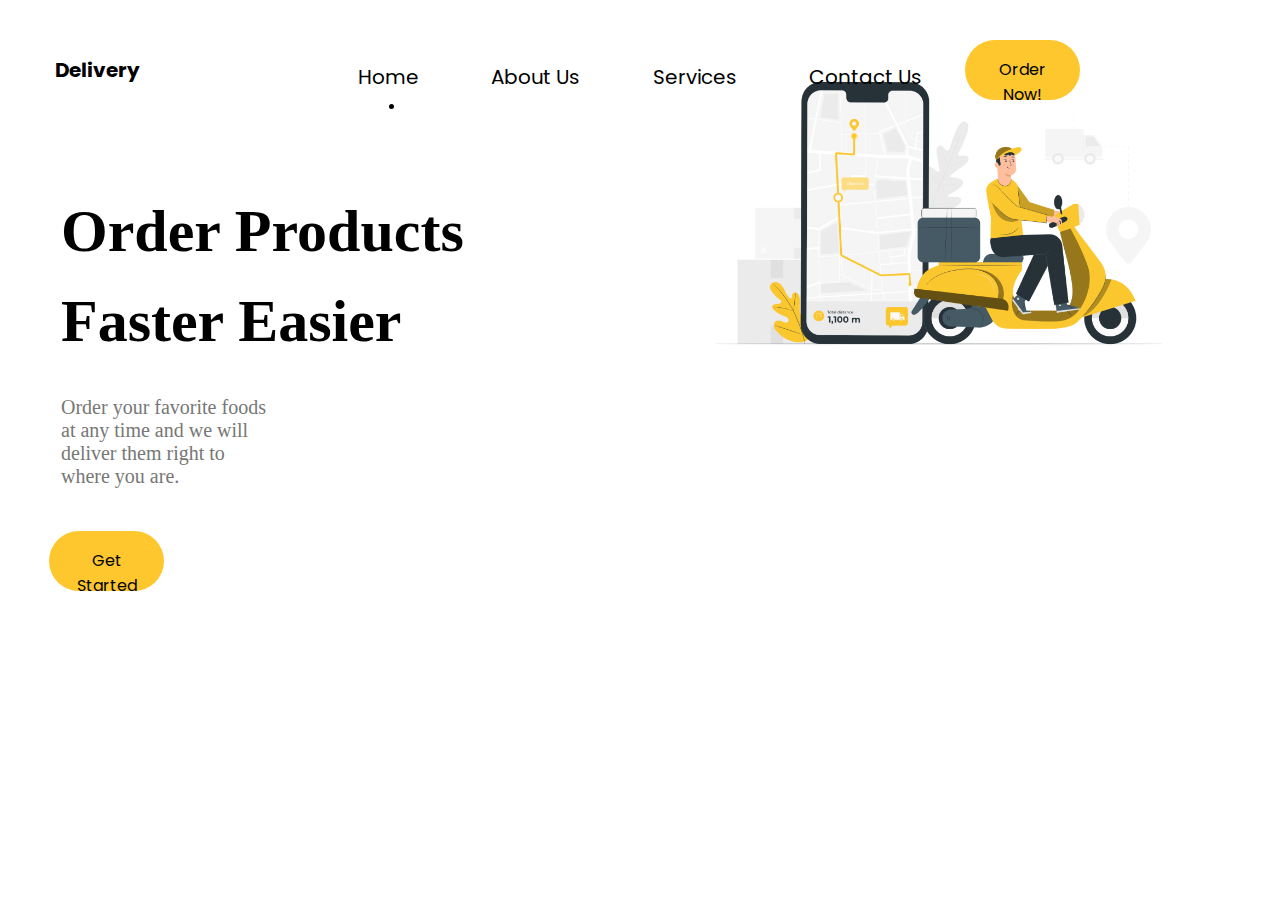
<file: 160-7/index.html>
<!DOCTYPE html>
<html lang="en">

<head>
    <meta charset="UTF-8">
    <meta http-equiv="X-UA-Compatible" content="IE=edge">
    <meta name="viewport" content="width=device-width, initial-scale=1.0">
    <link rel="stylesheet" href="style/style.css">
    <link rel="preconnect" href="https://fonts.googleapis.com">
    <link rel="preconnect" href="https://fonts.gstatic.com" crossorigin>
    <link href="https://fonts.googleapis.com/css2?family=Poppins:wght@600&display=swap" rel="stylesheet">
    <title>index</title>
</head>
<body>
    <header>
        <h1>Delivery</h1>
        <nav>
            <ul class=" flex">
                <li><a href="#" class="active">Home</a></li>
                <li><a href="about.html">About Us</a></li>
                <li><a href="services.html">Services</a></li>
                <li><a href="#">Contact Us</a></li>
            </ul>
            <div class="switch"> <img src="img/switch.png" alt="img"></div>
        </nav>
        <p class="Order">Order Now!</p>
    </header>
    <main>
        <div class="texti">
            <h2>Order Products</h2>
            <h2>Faster Easier</h2>
            <div class="one">
                <p>Order your favorite foods at any time and we will deliver them right to where you are.</p>
            </div>
            <p class="started">Get Started</p>
        </div>
        <div class="surati">
            <img src="img/image.png" alt="image">
        </div>
        </div>
    </main>
    <footer></footer>
</body>

</html>
</file>
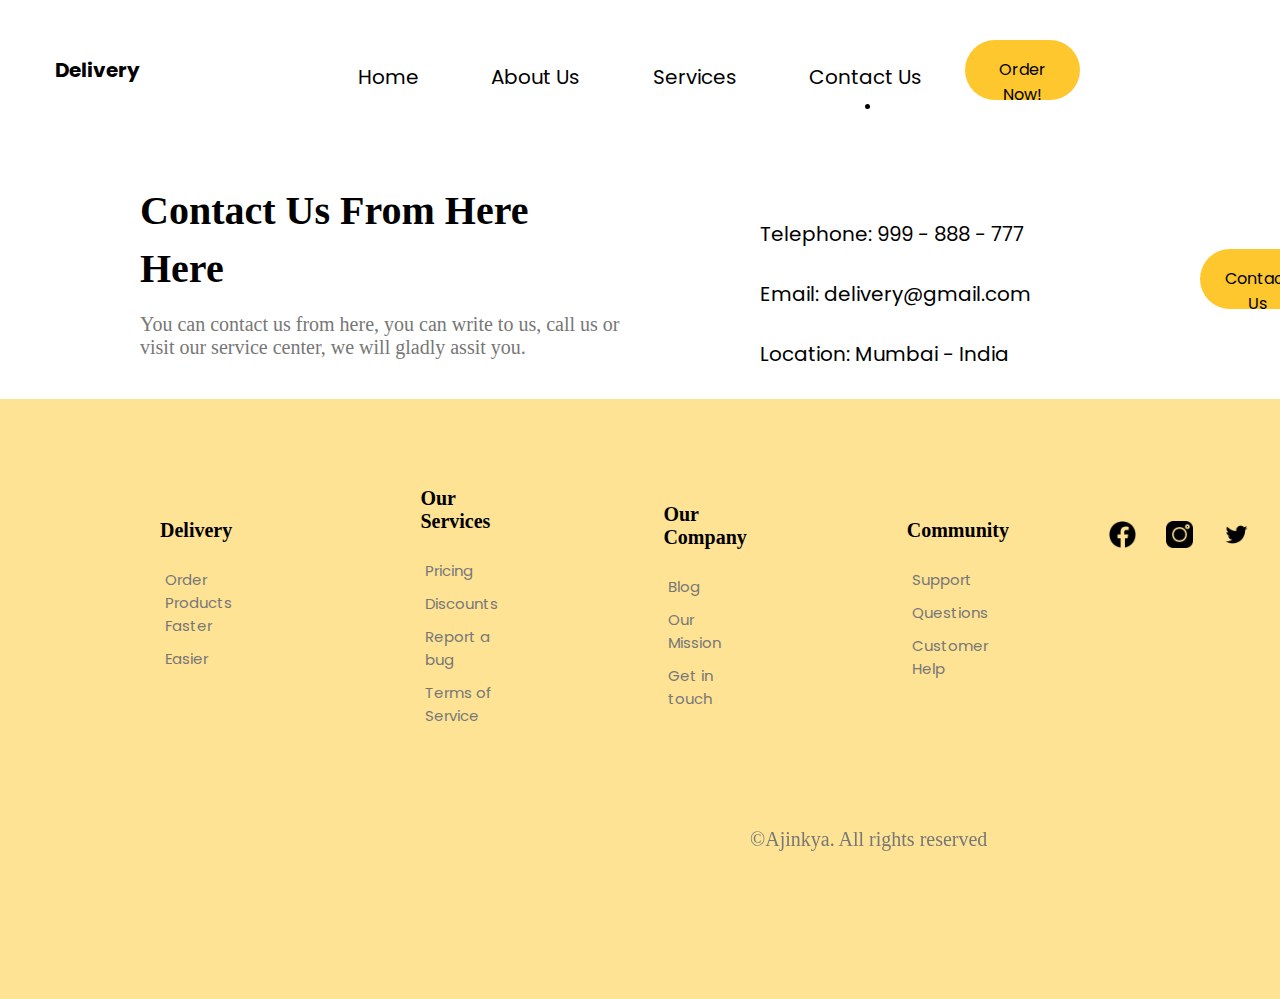
<file: 160-7/contact.html>
<!DOCTYPE html>
<html lang="en">

<head>
    <meta charset="UTF-8">
    <meta http-equiv="X-UA-Compatible" content="IE=edge">
    <meta name="viewport" content="width=device-width, initial-scale=1.0">
    <link rel="stylesheet" href="style/style.css">
    <link rel="preconnect" href="https://fonts.googleapis.com">
    <link rel="preconnect" href="https://fonts.gstatic.com" crossorigin>
    <link href="https://fonts.googleapis.com/css2?family=Poppins:wght@600&display=swap" rel="stylesheet">
    <title>Services</title>
</head>

<body>
    <header>
        <h1>Delivery</h1>
        <nav>
            <ul class="flex">
                <li><a href="index.html">Home</a></li>
                <li><a href="about.html">About Us</a></li>
                <li><a href="services.html">Services</a></li>
                <li><a href="#" class="active">Contact Us</a></li>
            </ul>
            <div class="switch"> <img src="img/switch.png" alt="img"></div>
        </nav>
        <p class="Order">Order Now!</p>
    </header>
    <main>
        <div class="contact">
            <h2>Contact Us From Here</h2>
            <h2>Here</h2>
            <p class="content1">You can contact us from here, you can write to us, call us or visit our service center, we will gladly
                assit you.</p>
            <div class="tel">
                <p>Telephone: 999 - 888 - 777</p>
                <p> Email: delivery@gmail.com</p>
                <p>Location: Mumbai - India</p>
            </div>
            <p class="contactus">Contact Us</p>
        </div>
    </main>
    <footer class="footer">
        <div class="page4 flex">
            <div>
             <h2>Delivery</h2>
             <p>Order Products Faster </p>
             <p>Easier</p>
            </div>
            <div>
             <h2>Our Services</h2>
             <p>Pricing</p>
             <p>Discounts</p>
             <p>Report a bug</p>
             <p>Terms of Service</p>
            </div>
            <div>
             <h2>Our Company</h2>
             <p>Blog</p>
             <p>Our Mission</p>
             <p>Get in touch</p>
            </div>
            <div>
             <h2>Community</h2>
             <p>Support</p>
             <p>Questions</p>
             <p>Customer Help</p>
            </div>
            <div class="sm flex">
                <img src="img/facebook.png" alt="#">
                <img src="img/instagram.png" alt="#">
                <img src="img/twitter.png" alt="#">
            </div>
            <div class="bolo1"><p<span>&#169;</span>Ajinkya. All rights reserved</p>
            </div>
    </footer>
</body>

</html>
</file>
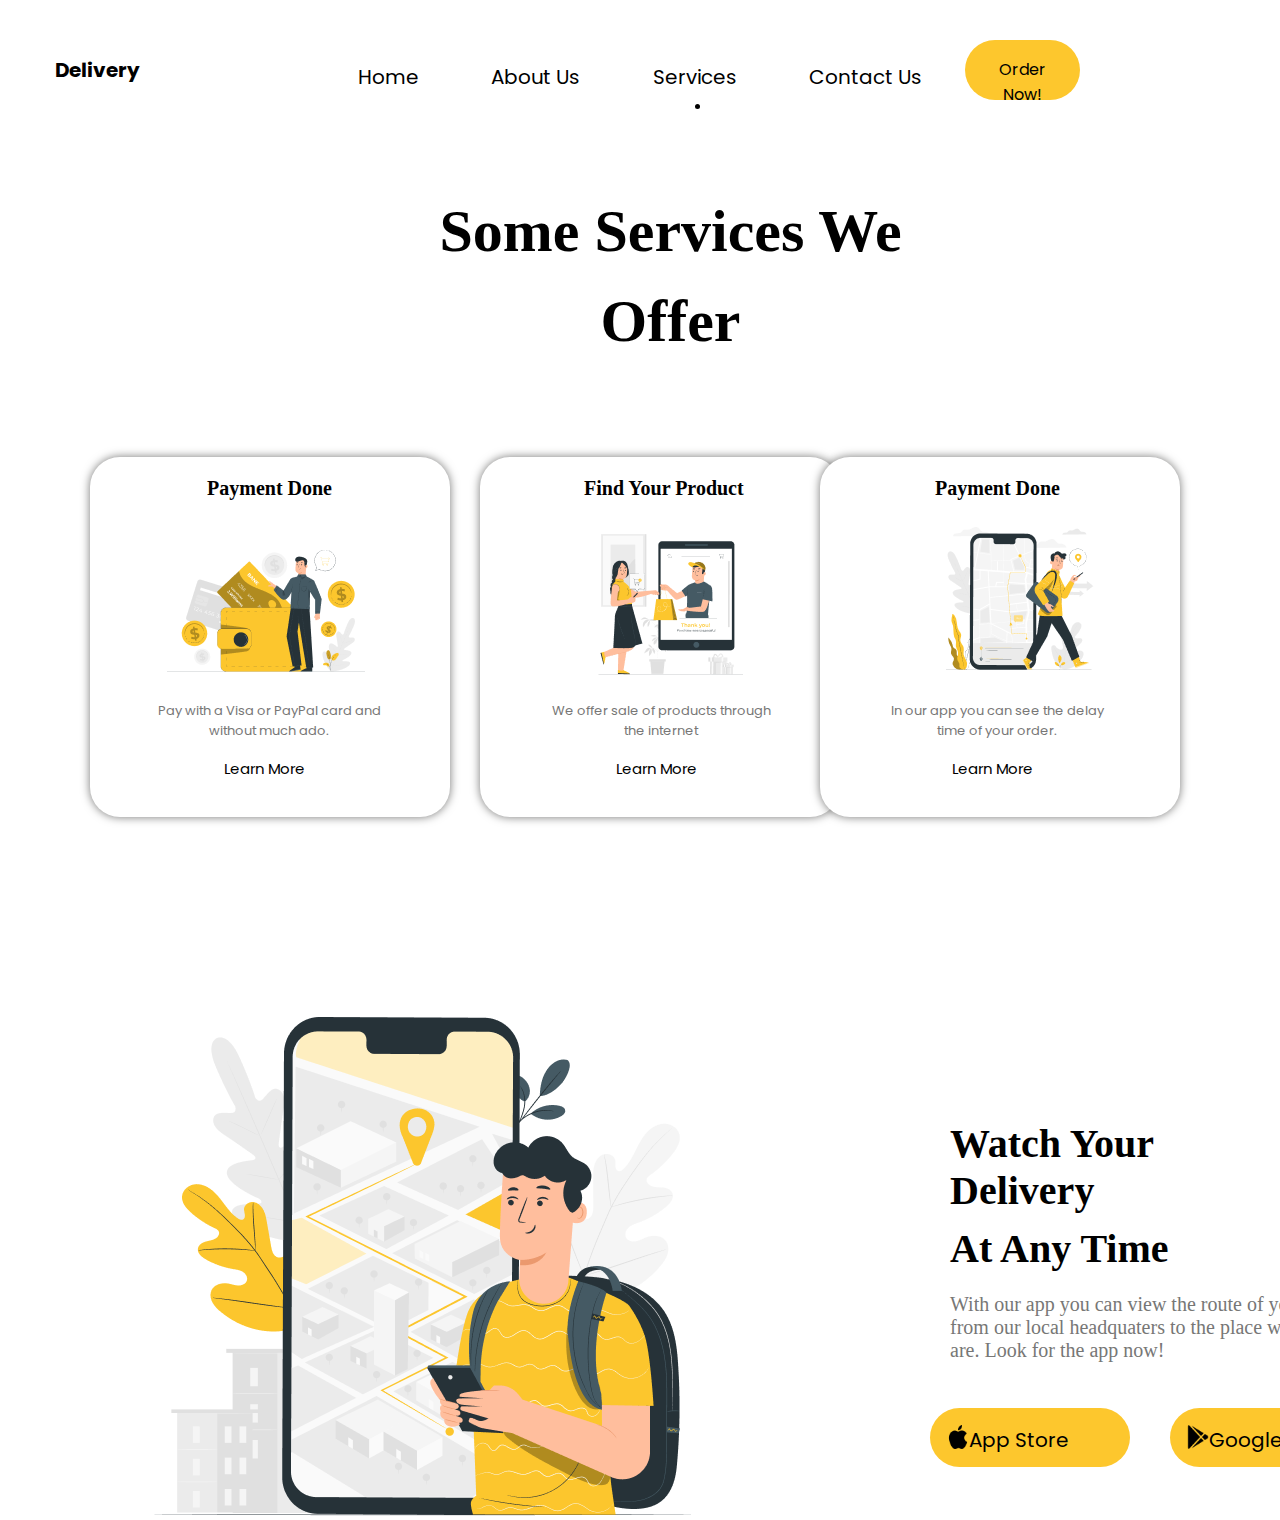
<file: 160-7/services.html>
<!DOCTYPE html>
<html lang="en">

<head>
    <meta charset="UTF-8">
    <meta http-equiv="X-UA-Compatible" content="IE=edge">
    <meta name="viewport" content="width=device-width, initial-scale=1.0">
    <link rel="stylesheet" href="style/style.css">
    <link rel="preconnect" href="https://fonts.googleapis.com">
    <link rel="preconnect" href="https://fonts.gstatic.com" crossorigin>
    <link href="https://fonts.googleapis.com/css2?family=Poppins:wght@600&display=swap" rel="stylesheet">
    <title>Services</title>
</head>

<body>
    <header>
        <h1>Delivery</h1>
        <nav>
            <ul class="flex">
                <li><a href="index.html">Home</a></li>
                <li><a href="about.html">About Us</a></li>
                <li><a href="#" class="active">Services</a></li>
                <li><a href="contact.html">Contact Us</a></li>
            </ul>
            <div class="switch"> <img src="img/switch.png" alt="img"></div>
        </nav>
        <p class="Order">Order Now!</p>
    </header>
    <main>
        <div class="services3">
            <h2 class="services1">
                Some Services We</h2>
            <h2 class="services2">Offer</h2>
        </div>
        <div class="flex">
            <div class="box">
                <article class="pirveli">
                    <div class="pfp">
                        <img src="img/Img4.png" alt="#">
                    </div>
                    <h2>Payment Done</h2>
                    <p>Pay with a Visa or PayPal card and without much ado.</p>
                    <p class="learn">Learn More</p>
                </article>
            </div>
            <div class="box2">
                <article class="meore">
                    <div class="pfp1"><img src="img/Img5.png" alt="#"></div>
                    <h2>Find Your Product</h2>
                    <p>We offer sale of products through the internet</p>
                    <p class="learn">Learn More</p>
                </article>
            </div>
            <div class="box3">
                <article class="mesame">
                    <div class="pfp2"><img src="img/Img6.png" alt="#"></div>
                    <h2>Payment Done</h2>
                    <p>In our app you can see the delay time of your order.</p>
                    <p class="learn">Learn More</p>
                </article>
            </div>
        </div>
        <div class="service4">
            <div class="surati4">
                <img src="img/Img7.png" alt="#">
                <div class="text4">
                    <h2 class="watch">Watch Your Delivery</h2>
                    <h2 class="time">At Any Time</h2>
                    <p>With our app you can view the route of your order, from our local headquaters to the place where
                        you
                        are. Look for the app now!</p>
                    <div class="flex">
                        <p class="apple"><img src="img/apple.png" alt="apple">App Store</p>
                        <p class="google"><img src="img/google-play.png" alt="google">Google Play</p>
                    </div>
                </div>
            </div>
        </div>
    </main>
    <footer></footer>
</body>

</html>
</file>
<file: 160-7/style/style.css>
*{
    margin: 0;
    padding: 0;
    list-style-type: none;
    text-decoration: none;
    box-sizing: border-box;
}
@font-face {
    font-family: Poppins-Regular;
    src: url(../font/Poppins-Regular.ttf);
}
.flex{
    display: flex;
    justify-content: space-between;
    align-items: center;
}
.switch img{
    font-family: 'Poppins', sans-serif;
    width: 34px;
    height: 34px;
    margin-left: 1290px;
    margin-top: -84px;
    position: fixed;
}
body{
    background-color: white;
}
header{
    padding: 55px;
    font-family: 'Poppins', sans-serif;
}
h1{
    margin-right: 75px;
    font-size: 20px;
}
ul{
    width: 600px;
    margin: 50px auto;
    font-size: 20px;
    margin-top: -53px;
}
header li{
    margin-top: 30px;
}
header ul a{
    padding: 18px;
    color: rgba(0, 0, 0, 1);
    position: relative;
}
header ul a.active::before{
    content: "";
    width: 5px;
    height: 5px;
    border-radius: 50%;
    position: absolute;
    bottom: 0;
    background-color: black;
    left:50%;
    margin-right: -2.5px;
}
.Order{
    font-family: 'Poppins', sans-serif;
    width: 9%;
    height: 60px;
    padding: 17px;
    border-radius: 61px;
    background-color: #FDC72D;
    text-align: center;
    position: absolute;
    top: 40px;
    right: 200px;
}
h2{
    font-size: 60px;
    padding-bottom: 20px;
    margin-left: 61px;
    margin-bottom: 1px;
}
.orderi{
    border-bottom: 80px;
}
.one{
    color: #777776;
   width: 380%;
   height: 80px;
}
.one{
    width: 17%;
    height: 85px;
    margin-left: 61px;
    font-size: 20px;
    margin-top: 20px;
}
.started{
    font-family: 'Poppins', sans-serif;
    width: 9%;
    height: 60px;
    padding: 17px;
    border-radius: 61px;
    background-color: #FDC72D;
    text-align: center;
    position: absolute;
    margin-left: 49px;
    margin-top: 50px;
}
.surati{
    overflow: hidden;
    margin: 50px;
    position: static;
    margin-left: 700px;
    margin-top: -470px;
}
.surati img{
    width: 90%;
}
.about{
    display: flex;
    position: absolute;
}
.text2{
    margin-left: 1100px;
    margin-top: 100px;
}
.t1{
    font-size: 40px;
}
.t2{
    font-size: 40px;
}
.text2 p{
    width: 424px;
    height: 105px;
    font-size: 20px;
    margin-left: 60px;
    margin-top: 30px;
    color: #777776;
}
.surati2{
    width: 50px;
}
.surati2 img{
    margin-left: 280px;
    width: 850px;
}
.about2{
    position: absolute;
    
}
.txt1{
    margin-top: 900px;
    font-size: 40px;
    margin-left: 255px;
}
.txt2{
    font-size: 40px;
    margin-left: 260px;
}
.text3{
    width: 428px;
    font-size: 20px;
    margin-left: 253px;
    color: #777776;
}
.surati3 img{
    width: 900px;
    margin-left: 700px;
    margin-top: -330px;
}
.services1{
    text-align: center;
}
.services2{
    text-align: center;
}
main .satauri{
    text-align: center;
    font-size: 40px;
}
article{
    display: flex;
}
article h2{
    text-align: center;
    font-size: 20px;
    margin-top: 20px;
    margin-left: -160px;
}
article p{
    font-family: 'Poppins', sans-serif;
    width: 235px;
    margin-top: 244px;
    margin-left: -180px;
    font-size: 13px;
    color: #777776;
}
.learn{
    margin-top: 300px;
    margin-left: -240px;
    font-size: 15px;
    color: black;
}
.box{
    width: 360px;
    height: 360px;
    border-radius: 30px;
    background-color: #FFFFFF;
    box-shadow: 0 0 10px #777776;
    margin-top: 80px;
    margin-left: 90px;
    text-align: center;
}
.pfp{
    margin-top: 93px;
    margin-left: 75px;
    text-align: center;
}
.box{
    display: flex;
}
.box2{
    width: 360px;
    height: 360px;
    border-radius: 30px;
    background-color: #FFFFFF;
    box-shadow: 0 0 10px #777776;
    margin-top: 80px;
    margin-right: -50px;
    text-align: center;
}
.meore{
    margin-left: 118px;
}
.meore h2{
    margin-right: -20px;
    text-align: center;
}
.meore .pfp1{
    margin-top: 70px;
}
.box3{
    width: 360px;
    height: 360px;
    border-radius: 30px;
    background-color: #FFFFFF;
    box-shadow: 0 0 10px #777776;
    margin-top: 80px;
    margin-right: 100px;
    text-align: center;
}
.mesame{
    margin-left: 123px;
}
.mesame .pfp2{
    margin-top: 70px;
}

.surati4{
    margin-top: 200px;
    margin-left: 150px;
}
.service4 .watch{
    margin-top: -400px;
    margin-left: 800px;
    font-size: 40px;
}
.service4 .time{
    margin-top: -10px;
    margin-left: 800px;
    font-size: 40px;
}
.service4 p{
    width: 410px;
    margin-left: 800px;
    font-size: 20px;
    color: #777776;
}
.text4 div p{
    font-family: 'Poppins', sans-serif;
    width: 200px;
    height: 59px;
    padding: 17px;
    border-radius: 61px;
    background-color: #FDC72D;
    text-align: center;
    position: absolute;
    margin: 50px;
    margin-left: 1020px;
    margin-top: 200px;
    display: flex;
}
.text4 div img{
    width: 22px;
    height: 24px;
    text-align: center;
}
.text4 .apple{
    width: 200px;
    margin-left: 20px;
    display: flex;
    margin-top: 50px;
    color: black;
    margin-top: 200px;
    margin-left: 780px;
}
.text4 .google{
    color: black;
}
.contact h2{
    margin-left: 140px;
    font-size: 40px;
    margin-top: -10px;
}
.content1{
    width: 480px;
    margin-left: 140px;
    font-size: 20px;
    color: #777776;
}
.tel{
    font-family: 'Poppins', sans-serif;
    margin-left: 760px;
    margin-top: -140px;
    font-size: 20px;
}
.tel p{
    padding-bottom: 30px;
    color: black;
}
.contactus{
    font-family: 'Poppins', sans-serif;
    width: 9%;
    height: 60px;
    padding: 17px;
    border-radius: 61px;
    background-color: #FDC72D;
    text-align: center;
    position: absolute;
    margin-left: 1200px;
    margin-top: -150px;
}
.footer{
    width: 100%;
    height: 600px; 
    background-color: #FEE395;
    display: flex;
}
.page4 p{
    font-family: 'Poppins', sans-serif;
    padding: 5px;
    margin-left: 58px;
    color: #777776;
    margin-left: 160px;
}
.page4 h2{
    margin-left: 160px;
    font-size: 20px;
    margin-top: -180px;
}
.page4 p{
    font-size: 15px;
}
.sm{
    margin-top: -330px;
    margin-left: 100px;
}
.sm img{
    width: 27px;
    height: 27px;
    margin-right: 30px;
}
div .bolo1{ 
    color: #777776;
    font-size: 20px;
    position: fixed;
    margin-top: 290px;
    margin-left: 750px;
}
</file>
